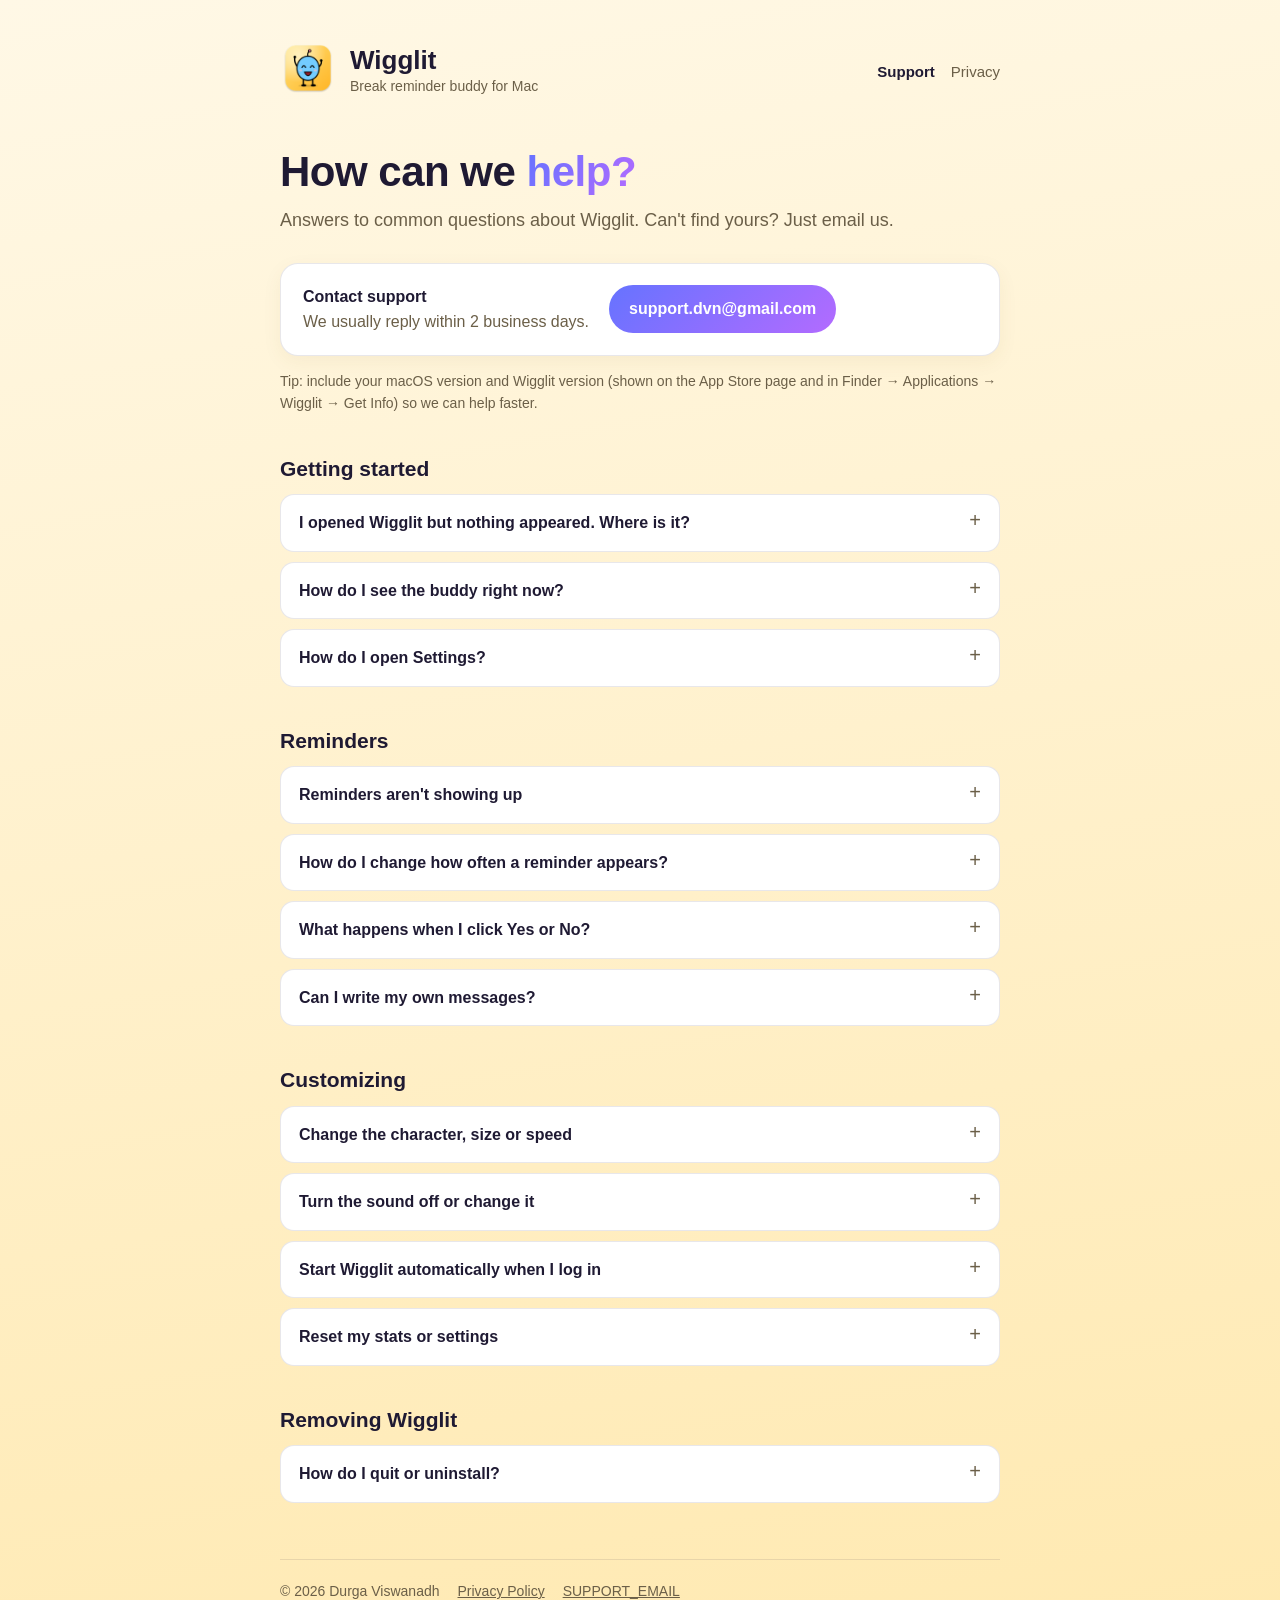
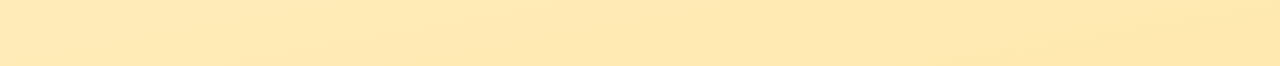
<file: index.html>
<!doctype html>
<html lang="en"><head>
<meta charset="utf-8"><meta name="viewport" content="width=device-width,initial-scale=1">
<title>Wigglit Support</title>
<meta name="description" content="Help and contact for Wigglit, the cartoon break-reminder buddy for Mac.">
<link rel="icon" href="favicon.png"><link rel="stylesheet" href="style.css">
</head><body><div class="wrap">

<header>
  <a href="./"><img src="icon.png" alt="Wigglit app icon"></a>
  <div><div class="brand">Wigglit</div><div class="tag">Break reminder buddy for Mac</div></div>
  <nav><a href="./" aria-current="page">Support</a><a href="privacy.html">Privacy</a></nav>
</header>

<h1>How can we <em>help?</em></h1>
<p class="lead">Answers to common questions about Wigglit. Can't find yours? Just email us.</p>

<div class="card contact">
  <div><strong>Contact support</strong><br><span class="muted">We usually reply within 2 business days.</span></div>
  <a class="btn" href="mailto:support.dvn@gmail.com?subject=Wigglit%20support">support.dvn@gmail.com</a>
</div>
<p class="muted" style="font-size:14px">Tip: include your macOS version and Wigglit version (shown on the App Store page and in Finder → Applications → Wigglit → Get Info) so we can help faster.</p>

<h2>Getting started</h2>

<details><summary>I opened Wigglit but nothing appeared. Where is it?</summary><div>
<p>Wigglit lives in the <strong>menu bar</strong> at the top-right of your screen, not in the Dock. Look for the small buddy icon and click it to open the panel.</p>
<p>On MacBooks with a notch, menu bar icons can hide behind the notch when the bar is crowded. Quit a few other menu bar apps, or hold <kbd>⌘</kbd> and drag icons to make room.</p>
</div></details>

<details><summary>How do I see the buddy right now?</summary><div>
<p>Click the menu bar icon, then under <strong>Remind me now</strong> click Drink water, Rest your eyes or Stretch. The buddy walks onto the screen where your mouse pointer is.</p>
</div></details>

<details><summary>How do I open Settings?</summary><div>
<p>Click the menu bar icon, then click <strong>Settings</strong> at the bottom of the panel.</p>
</div></details>

<h2>Reminders</h2>

<details><summary>Reminders aren't showing up</summary><div>
<p>Wigglit skips a reminder on purpose in these cases. Check each one:</p>
<ul>
<li><strong>Paused:</strong> the menu bar panel shows a Pause/Resume button. Make sure reminders are active.</li>
<li><strong>Active hours:</strong> Settings → Schedule. If “Only remind me during these hours” is on, reminders only appear inside that time window and on the selected days.</li>
<li><strong>Away detection:</strong> if you haven't touched the keyboard or mouse for a while (5 minutes by default), Wigglit assumes you're away and skips that reminder.</li>
<li><strong>Turned off:</strong> Settings → Reminders. Each reminder can be switched off individually.</li>
<li><strong>Interval:</strong> by default water is every 45 min, eyes every 20 min and stretching every 60 min. Changing a setting restarts that timer.</li>
</ul>
</div></details>

<details><summary>How do I change how often a reminder appears?</summary><div>
<p>Settings → Reminders. Each reminder has its own interval and color.</p>
</div></details>

<details><summary>What happens when I click Yes or No?</summary><div>
<p><strong>Yes</strong> counts toward your daily stats and the buddy celebrates. <strong>No</strong> makes the buddy sad, and if “Come back sooner if I say No” is on (Settings → Behavior) it asks again after a short delay. If you don't answer, it gives up and walks away.</p>
</div></details>

<details><summary>Can I write my own messages?</summary><div>
<p>Yes. Settings → Reminders. Enter one message per line for the question, the Yes reply and the No reply. Leave a box empty to use the built-in messages.</p>
</div></details>

<h2>Customizing</h2>

<details><summary>Change the character, size or speed</summary><div>
<p>Settings → Characters. Choose from five buddies, set walking speed and direction, size, height above the Dock, and which display it appears on.</p>
</div></details>

<details><summary>Turn the sound off or change it</summary><div>
<p>Settings → Behavior → Sound.</p>
</div></details>

<details><summary>Start Wigglit automatically when I log in</summary><div>
<p>Settings → Behavior → turn on <strong>Launch Wigglit at login</strong>. You can also manage it in macOS System Settings → General → Login Items.</p>
</div></details>

<details><summary>Reset my stats or settings</summary><div>
<p>Stats: Settings → Stats → Clear stats. Settings: Settings → Behavior → Reset ALL settings to defaults. Both ask for confirmation and can't be undone.</p>
</div></details>

<h2>Removing Wigglit</h2>

<details><summary>How do I quit or uninstall?</summary><div>
<p>To quit, click the menu bar icon, then <strong>Quit</strong>. To uninstall, quit the app and drag Wigglit from your Applications folder to the Trash. If you turned on launch at login, turn it off first in Settings → Behavior, or remove Wigglit from System Settings → General → Login Items afterwards.</p>
</div></details>

<footer>
  <span>© 2026 Durga Viswanadh</span>
  <a href="privacy.html">Privacy Policy</a>
  <a href="mailto:SUPPORT_EMAIL">SUPPORT_EMAIL</a>
</footer>
</div></body></html>
</file>
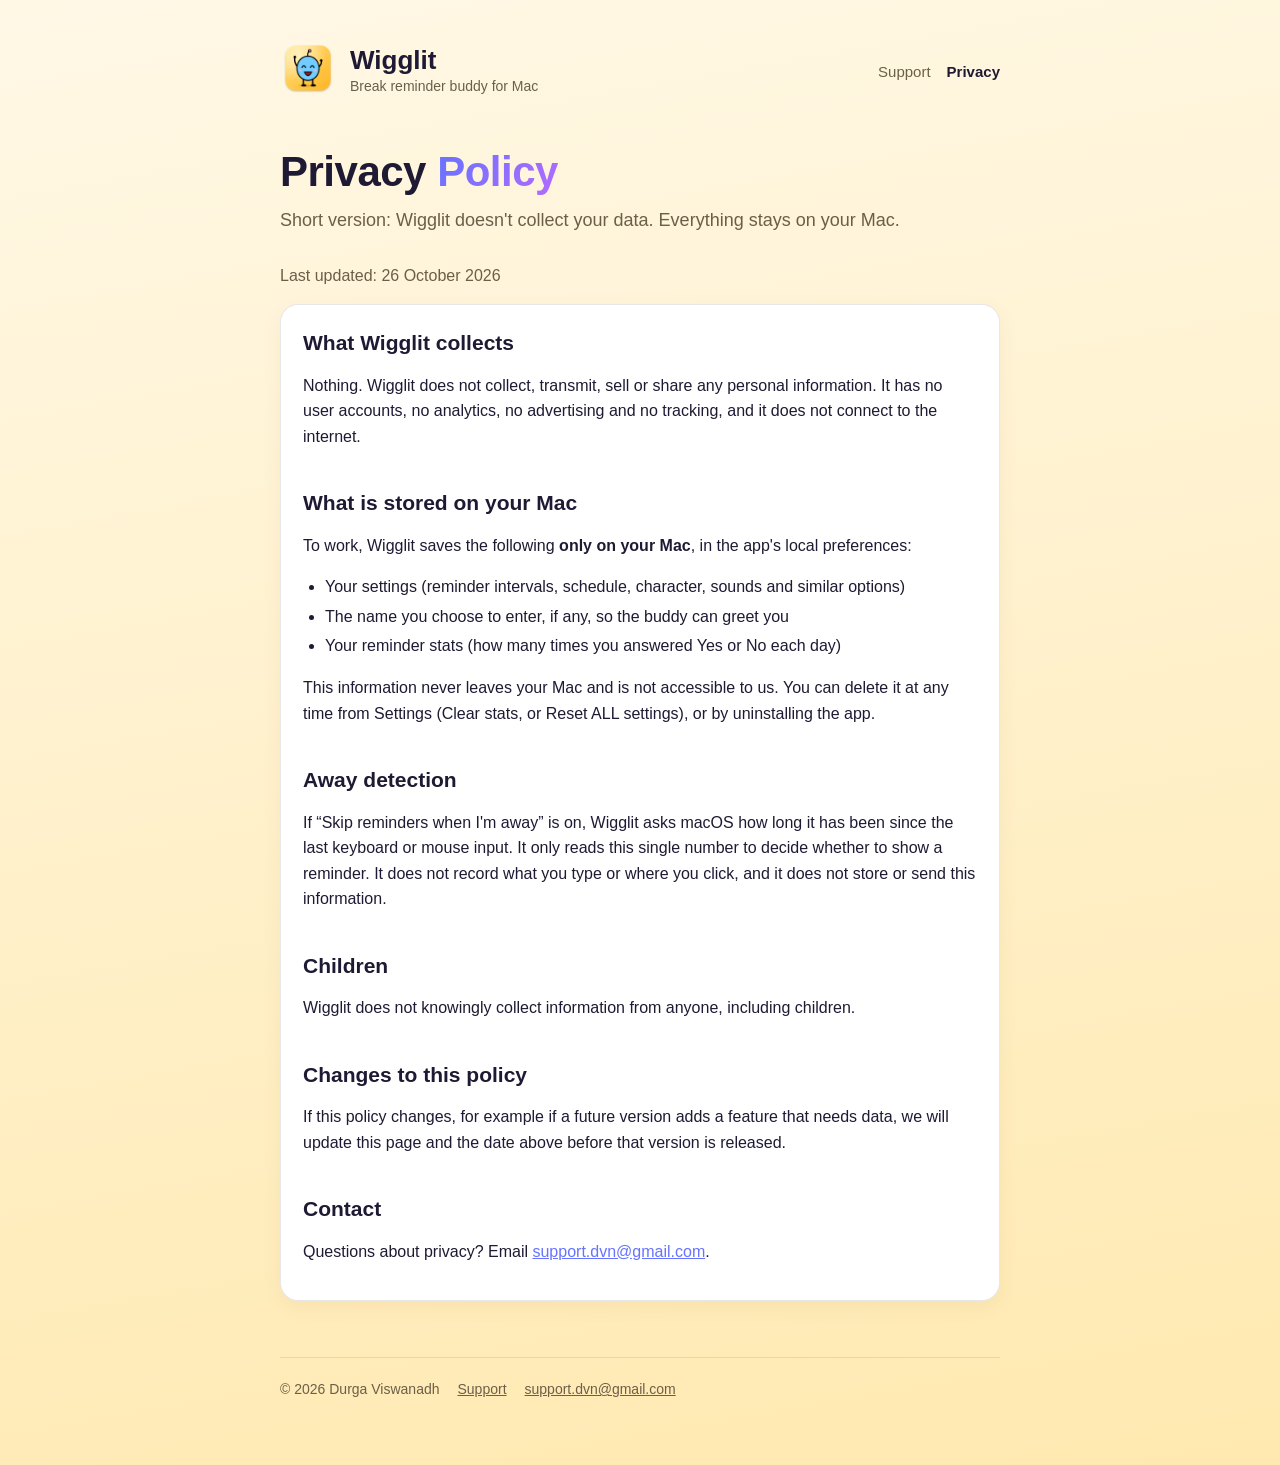
<file: privacy.html>
<!doctype html>
<html lang="en"><head>
<meta charset="utf-8"><meta name="viewport" content="width=device-width,initial-scale=1">
<title>Wigglit Privacy Policy</title>
<meta name="description" content="Wigglit does not collect any personal data.">
<link rel="icon" href="favicon.png"><link rel="stylesheet" href="style.css">
</head><body><div class="wrap">

<header>
  <a href="./"><img src="icon.png" alt="Wigglit app icon"></a>
  <div><div class="brand">Wigglit</div><div class="tag">Break reminder buddy for Mac</div></div>
  <nav><a href="./">Support</a><a href="privacy.html" aria-current="page">Privacy</a></nav>
</header>

<h1>Privacy <em>Policy</em></h1>
<p class="lead">Short version: Wigglit doesn't collect your data. Everything stays on your Mac.</p>
<p class="muted">Last updated: 26 October 2026</p>

<div class="card">
<h2 style="margin-top:4px">What Wigglit collects</h2>
<p>Nothing. Wigglit does not collect, transmit, sell or share any personal information. It has no user accounts, no analytics, no advertising and no tracking, and it does not connect to the internet.</p>

<h2>What is stored on your Mac</h2>
<p>To work, Wigglit saves the following <strong>only on your Mac</strong>, in the app's local preferences:</p>
<ul>
<li>Your settings (reminder intervals, schedule, character, sounds and similar options)</li>
<li>The name you choose to enter, if any, so the buddy can greet you</li>
<li>Your reminder stats (how many times you answered Yes or No each day)</li>
</ul>
<p>This information never leaves your Mac and is not accessible to us. You can delete it at any time from Settings (Clear stats, or Reset ALL settings), or by uninstalling the app.</p>

<h2>Away detection</h2>
<p>If “Skip reminders when I'm away” is on, Wigglit asks macOS how long it has been since the last keyboard or mouse input. It only reads this single number to decide whether to show a reminder. It does not record what you type or where you click, and it does not store or send this information.</p>

<h2>Children</h2>
<p>Wigglit does not knowingly collect information from anyone, including children.</p>

<h2>Changes to this policy</h2>
<p>If this policy changes, for example if a future version adds a feature that needs data, we will update this page and the date above before that version is released.</p>

<h2>Contact</h2>
<p>Questions about privacy? Email <a href="mailto:support.dvn@gmail.com">support.dvn@gmail.com</a>.</p>
</div>

<footer>
  <span>© 2026 Durga Viswanadh</span>
  <a href="./">Support</a>
  <a href="mailto:support.dvn@gmail.com">support.dvn@gmail.com</a>
</footer>
</div></body></html>
</file>
<file: style.css>
:root{
  --bg:#FFF8E6; --bg2:#FFE9B0; --ink:#1f1a33; --muted:#6b5f48; --card:#ffffff;
  --line:rgba(31,26,51,.10); --accent:#6673FF; --accent2:#B36BFF;
}
@media (prefers-color-scheme: dark){
  :root{ --bg:#17151f; --bg2:#221d2e; --ink:#f3f0ff; --muted:#b4abc9; --card:#211d2c; --line:rgba(255,255,255,.10); --accent:#8d97ff; --accent2:#c79bff; }
}
*{box-sizing:border-box}
html{-webkit-text-size-adjust:100%}
body{margin:0;font:16px/1.6 -apple-system,BlinkMacSystemFont,"SF Pro Text","Segoe UI",Roboto,sans-serif;color:var(--ink);
  background:transparent;min-height:100vh}
html{background:linear-gradient(170deg,var(--bg),var(--bg2)) no-repeat;background-color:var(--bg2);min-height:100%}
.wrap{max-width:760px;margin:0 auto;padding:40px 20px 64px}
header{display:flex;align-items:center;gap:14px}
header img{width:56px;height:56px}
header a{color:inherit;text-decoration:none}
.brand{font:800 26px/1.1 ui-rounded,"SF Pro Rounded",-apple-system,sans-serif}
.tag{color:var(--muted);font-size:14px}
nav{margin-left:auto;display:flex;gap:16px;font-size:15px}
nav a{color:var(--muted);text-decoration:none}
nav a[aria-current]{color:var(--ink);font-weight:600}
h1{font:800 clamp(30px,6vw,42px)/1.15 ui-rounded,"SF Pro Rounded",-apple-system,sans-serif;margin:44px 0 10px;letter-spacing:-.5px}
h1 em{font-style:normal;background:linear-gradient(120deg,var(--accent),var(--accent2));-webkit-background-clip:text;background-clip:text;color:transparent}
.lead{color:var(--muted);font-size:18px;margin:0 0 28px}
h2{font:800 21px/1.3 ui-rounded,"SF Pro Rounded",-apple-system,sans-serif;margin:40px 0 12px}
.card{background:var(--card);border:1px solid var(--line);border-radius:18px;padding:20px 22px;box-shadow:0 6px 20px rgba(120,80,0,.06)}
.contact{display:flex;flex-wrap:wrap;align-items:center;gap:12px 20px}
.btn{display:inline-block;background:linear-gradient(135deg,var(--accent),var(--accent2));color:#fff;text-decoration:none;font-weight:700;
  padding:11px 20px;border-radius:999px}
details{background:var(--card);border:1px solid var(--line);border-radius:14px;padding:0 18px;margin:10px 0}
summary{cursor:pointer;font-weight:650;padding:15px 0;list-style:none;display:flex;justify-content:space-between;gap:12px}
summary::-webkit-details-marker{display:none}
summary::after{content:"+";color:var(--muted);font-weight:400;font-size:20px;line-height:1}
details[open] summary::after{content:"–"}
details>div{padding:0 0 16px;color:var(--ink)}
details p{margin:0 0 8px}
ul,ol{padding-left:22px;margin:6px 0}
li{margin:4px 0}
kbd{font:600 13px ui-monospace,Menlo,monospace;background:var(--line);padding:1px 6px;border-radius:5px}
a{color:var(--accent)}
.muted{color:var(--muted)}
footer{margin-top:56px;padding-top:20px;border-top:1px solid var(--line);color:var(--muted);font-size:14px;display:flex;flex-wrap:wrap;gap:8px 18px}
footer a{color:var(--muted)}
@media (max-width:520px){ header{flex-wrap:wrap} nav{margin-left:0;width:100%} }
</file>
